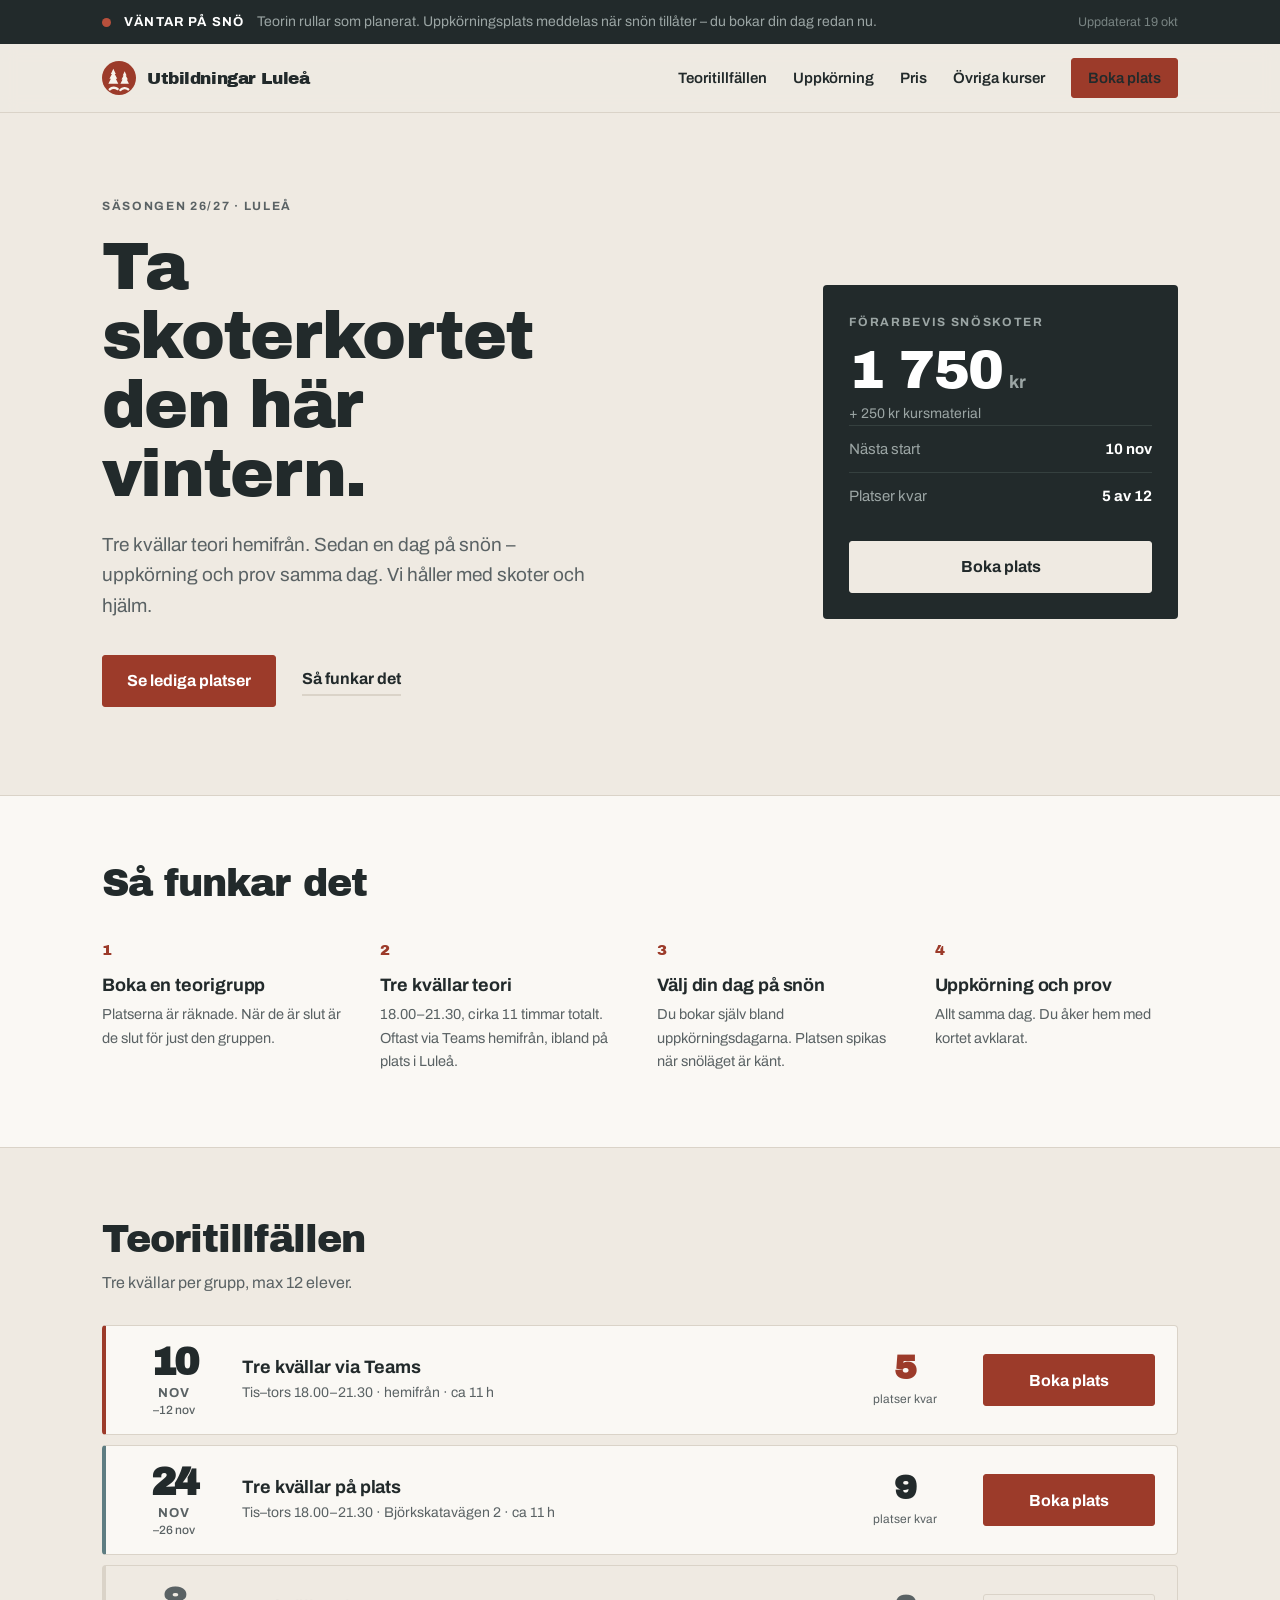
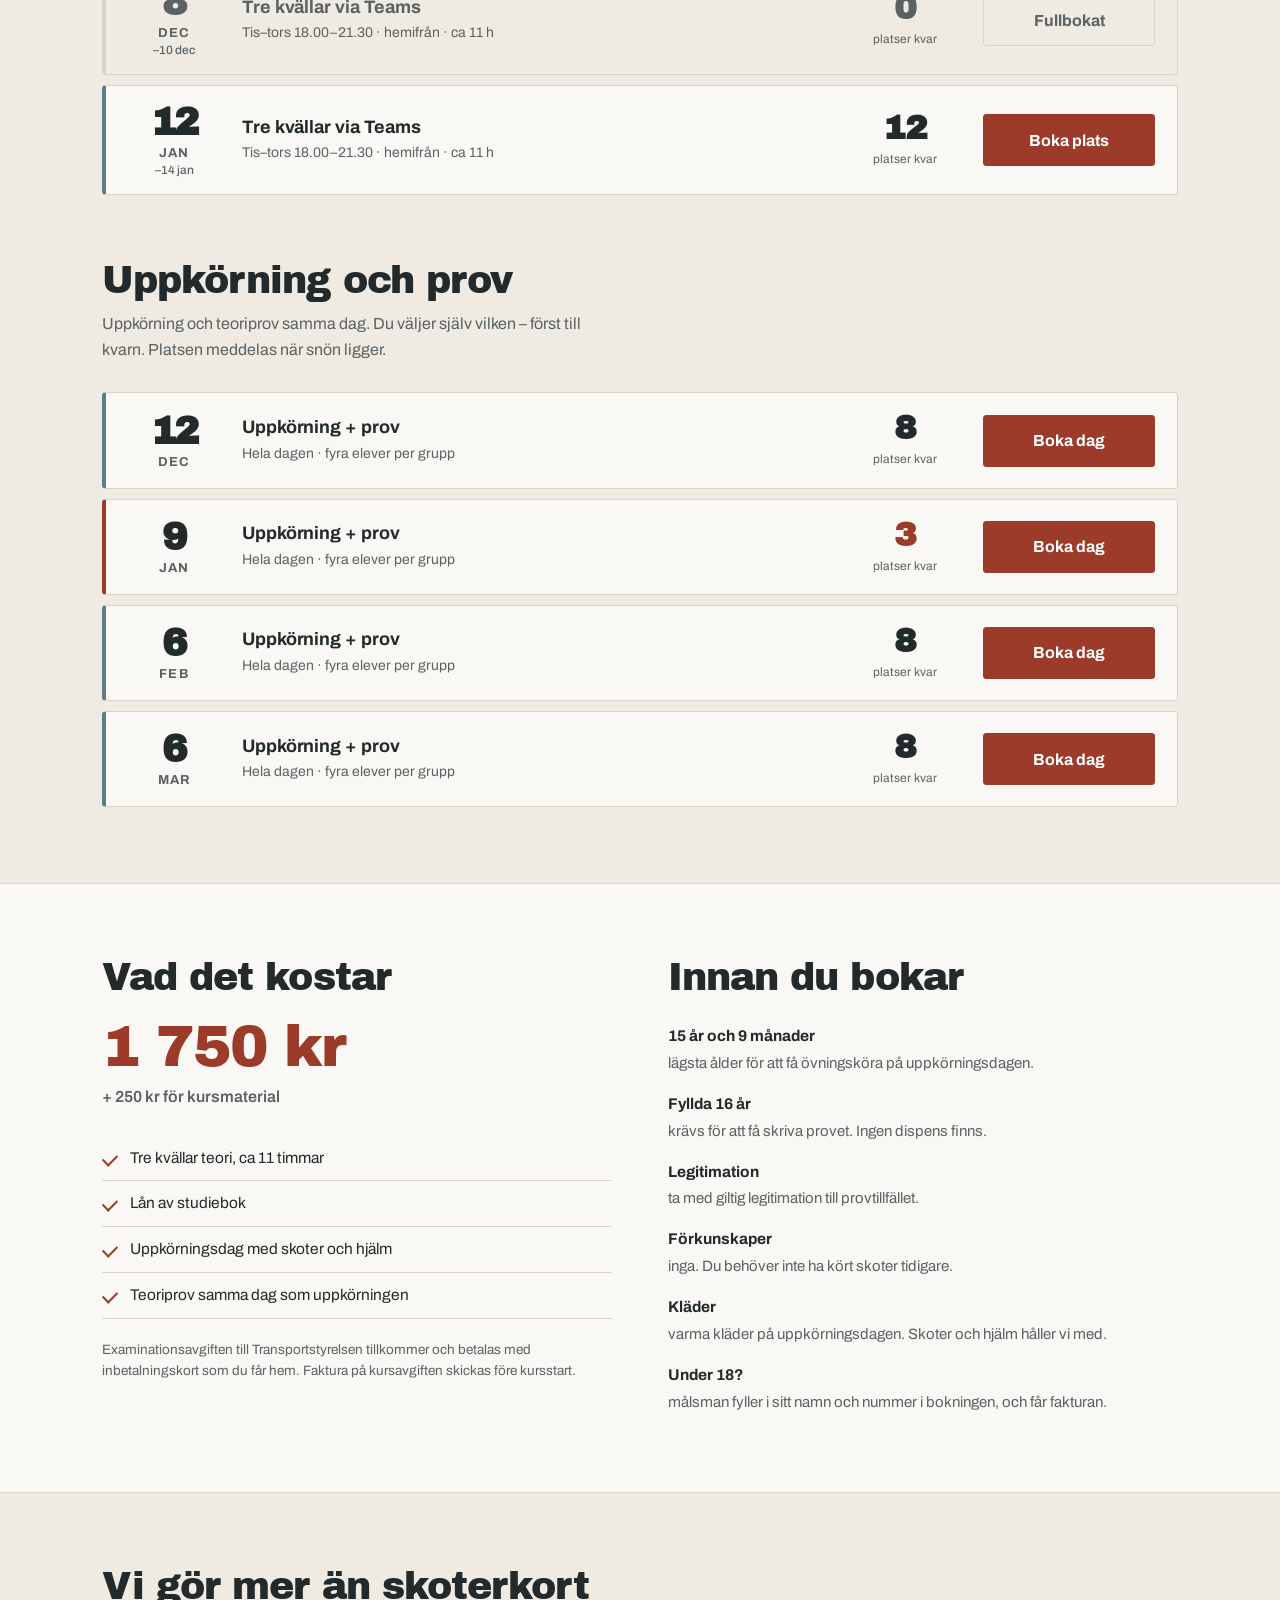
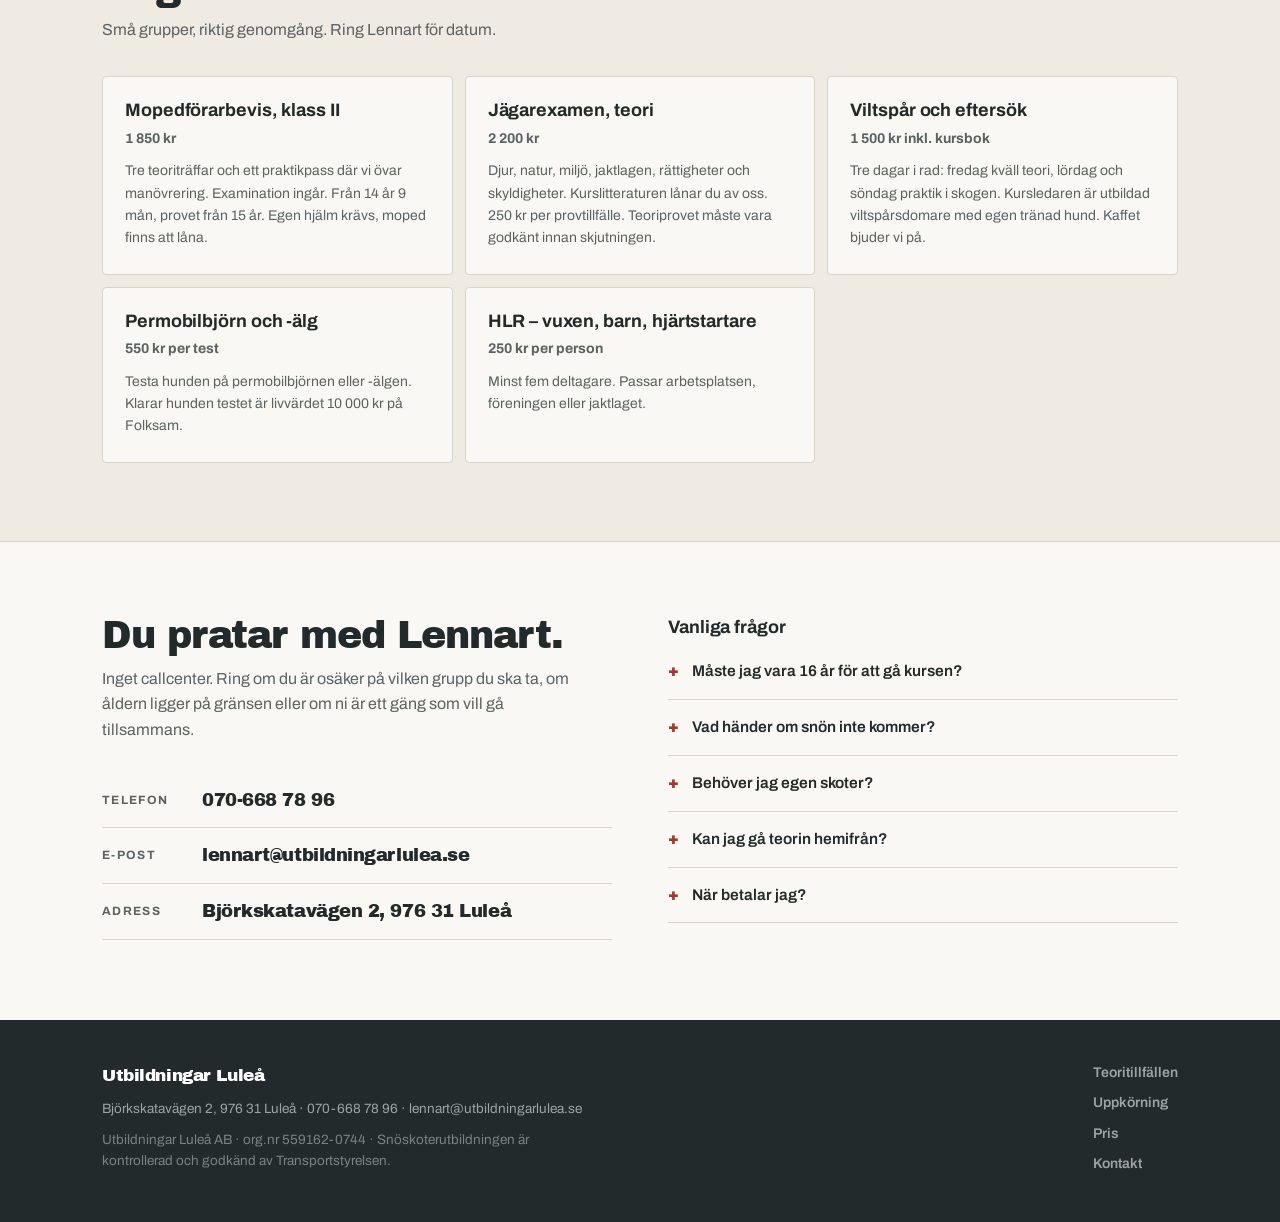
<file: index.html>
<!doctype html>
<html lang="sv">
<head>
<meta charset="utf-8">
<meta name="viewport" content="width=device-width, initial-scale=1">
<title>Skoterkort i Luleå – Utbildningar Luleå</title>
<meta name="description" content="Förarbevis snöskoter i Luleå. Teorin tre kvällar hemifrån, uppkörning och prov samma dag när snön kommit. 1 750 kr + 250 kr kursmaterial. Godkänd av Transportstyrelsen.">
<meta property="og:title" content="Skoterkort i Luleå – Utbildningar Luleå">
<meta property="og:description" content="Teorin hemifrån. Uppkörning och prov samma dag, när snön kommit. 1 750 kr.">
<meta property="og:type" content="website">
<link rel="icon" href="data:image/svg+xml,<svg xmlns='http://www.w3.org/2000/svg' viewBox='0 0 48 48'><circle cx='24' cy='24' r='24' fill='%239C3B2A'/><g fill='%23F7F3EC'><path d='M15 32 L9 32 L12.5 25 L10.5 25 L14 18.5 L12.5 18.5 L16 11 L19.5 18.5 L18 18.5 L21.5 25 L19.5 25 L23 32 L17 32 Z'/><path d='M31 32 L26 32 L29 26 L27.5 26 L30.5 20.5 L29.3 20.5 L32 14.5 L34.7 20.5 L33.5 20.5 L36.5 26 L35 26 L38 32 L33 32 Z'/></g><g fill='none' stroke='%23F7F3EC' stroke-width='3.4' stroke-linecap='round'><path d='M11 40C14 37 19 37 22 39.5'/><path d='M26 41C29 37.5 34 37.5 37 40'/></g></svg>">
<link rel="preconnect" href="https://fonts.googleapis.com">
<link rel="preconnect" href="https://fonts.gstatic.com" crossorigin>
<link href="https://fonts.googleapis.com/css2?family=Archivo:wght@400;500;600;700&family=Archivo+Black&display=swap" rel="stylesheet">
<link rel="stylesheet" href="css/style.css">
</head>
<body>
<a class="skip" href="#main">Hoppa till innehållet</a>

<!-- ===== SNÖLÄGESREMSAN – signaturelementet. Sätts med ett klick i adminpanelen. ===== -->
<div class="snolage" id="snolage">
  <div class="wrap snolage__in">
    <span class="snolage__lampa" aria-hidden="true"></span>
    <strong class="snolage__status">Väntar på snö</strong>
    <span class="snolage__text">Teorin rullar som planerat. Uppkörningsplats meddelas när snön tillåter – du bokar din dag redan nu.</span>
    <span class="snolage__datum">Uppdaterat 19 okt</span>
  </div>
</div>

<header class="header">
  <div class="wrap header__in">
    <a class="brand" href="#top">
      <svg class="brand__mark" viewBox="0 0 48 48" aria-hidden="true">
        <circle cx="24" cy="24" r="24" fill="currentColor"/>
        <g fill="#F7F3EC">
          <path d="M15 32 L9 32 L12.5 25 L10.5 25 L14 18.5 L12.5 18.5 L16 11 L19.5 18.5 L18 18.5 L21.5 25 L19.5 25 L23 32 L17 32 Z"/>
          <path d="M31 32 L26 32 L29 26 L27.5 26 L30.5 20.5 L29.3 20.5 L32 14.5 L34.7 20.5 L33.5 20.5 L36.5 26 L35 26 L38 32 L33 32 Z"/>
        </g>
        <g fill="none" stroke="#F7F3EC" stroke-width="3.4" stroke-linecap="round">
          <path d="M11 40C14 37 19 37 22 39.5"/>
          <path d="M26 41C29 37.5 34 37.5 37 40"/>
        </g>
      </svg>
      <span class="brand__name">Utbildningar Luleå</span>
    </a>
    <button class="nav-toggle" aria-expanded="false" aria-controls="nav">
      <span></span><span></span><span></span>
      <em>Meny</em>
    </button>
    <nav class="nav" id="nav" aria-label="Huvudmeny">
      <a href="#tillfallen">Teoritillfällen</a>
      <a href="#uppkorning">Uppkörning</a>
      <a href="#pris">Pris</a>
      <a href="#ovriga">Övriga kurser</a>
      <a class="btn btn--accent btn--sm" href="#tillfallen">Boka plats</a>
    </nav>
  </div>
</header>

<main id="main">

<!-- ===== HERO ===== -->
<section class="hero" id="top">
  <div class="wrap hero__in">
    <div class="hero__copy">
      <p class="eyebrow">Säsongen 26/27 · Luleå</p>
      <h1>Ta skoterkortet den här vintern.</h1>
      <p class="lead">Tre kvällar teori hemifrån. Sedan en dag på snön – uppkörning och prov samma dag.
        Vi håller med skoter och hjälm.</p>
      <div class="hero__knappar">
        <a class="btn btn--accent" href="#tillfallen">Se lediga platser</a>
        <a class="lank" href="#sa-funkar">Så funkar det</a>
      </div>
    </div>

    <aside class="prisruta" aria-label="Pris och nästa tillfälle">
      <p class="prisruta__rubrik">Förarbevis snöskoter</p>
      <p class="prisruta__tal">1 750<span>kr</span></p>
      <p class="prisruta__not">+ 250 kr kursmaterial</p>
      <p class="prisruta__rad"><span>Nästa start</span><strong>10 nov</strong></p>
      <p class="prisruta__rad"><span>Platser kvar</span><strong>5 av 12</strong></p>
      <a class="btn btn--ljus btn--block" href="#tillfallen">Boka plats</a>
    </aside>
  </div>
</section>

<!-- ===== SÅ FUNKAR DET ===== -->
<section class="steg" id="sa-funkar">
  <div class="wrap">
    <h2>Så funkar det</h2>
    <ol class="steg__lista">
      <li><h3>Boka en teorigrupp</h3>
        <p>Platserna är räknade. När de är slut är de slut för just den gruppen.</p></li>
      <li><h3>Tre kvällar teori</h3>
        <p>18.00–21.30, cirka 11 timmar totalt. Oftast via Teams hemifrån, ibland på plats i Luleå.</p></li>
      <li><h3>Välj din dag på snön</h3>
        <p>Du bokar själv bland uppkörningsdagarna. Platsen spikas när snöläget är känt.</p></li>
      <li><h3>Uppkörning och prov</h3>
        <p>Allt samma dag. Du åker hem med kortet avklarat.</p></li>
    </ol>
  </div>
</section>

<!-- ===== TEORITILLFÄLLEN ===== -->
<section class="anslag" id="tillfallen">
  <div class="wrap">
    <h2>Teoritillfällen</h2>
    <p class="ingress">Tre kvällar per grupp, max 12 elever.</p>

    <ul class="rader">
      <li class="rad rad--fa" data-platser="5" data-tak="12" data-namn="Teori 10–12 november">
        <div class="rad__datum"><strong>10</strong><span>nov</span><em>–12 nov</em></div>
        <div class="rad__info">
          <h3>Tre kvällar via Teams</h3>
          <p>Tis–tors 18.00–21.30 · hemifrån · ca 11 h</p>
        </div>
        <div class="rad__platser"><strong class="rad__tal">5</strong><span>platser kvar</span></div>
        <div class="rad__knapp"><button class="btn btn--accent btn--block boka">Boka plats</button></div>
      </li>

      <li class="rad rad--ledig" data-platser="9" data-tak="12" data-namn="Teori 24–26 november">
        <div class="rad__datum"><strong>24</strong><span>nov</span><em>–26 nov</em></div>
        <div class="rad__info">
          <h3>Tre kvällar på plats</h3>
          <p>Tis–tors 18.00–21.30 · Björkskatavägen 2 · ca 11 h</p>
        </div>
        <div class="rad__platser"><strong class="rad__tal">9</strong><span>platser kvar</span></div>
        <div class="rad__knapp"><button class="btn btn--accent btn--block boka">Boka plats</button></div>
      </li>

      <li class="rad rad--full" data-platser="0" data-tak="12" data-namn="Teori 8–10 december">
        <div class="rad__datum"><strong>8</strong><span>dec</span><em>–10 dec</em></div>
        <div class="rad__info">
          <h3>Tre kvällar via Teams</h3>
          <p>Tis–tors 18.00–21.30 · hemifrån · ca 11 h</p>
        </div>
        <div class="rad__platser"><strong class="rad__tal">0</strong><span>platser kvar</span></div>
        <div class="rad__knapp"><button class="btn btn--full btn--block" disabled>Fullbokat</button></div>
      </li>

      <li class="rad rad--ledig" data-platser="12" data-tak="12" data-namn="Teori 12–14 januari">
        <div class="rad__datum"><strong>12</strong><span>jan</span><em>–14 jan</em></div>
        <div class="rad__info">
          <h3>Tre kvällar via Teams</h3>
          <p>Tis–tors 18.00–21.30 · hemifrån · ca 11 h</p>
        </div>
        <div class="rad__platser"><strong class="rad__tal">12</strong><span>platser kvar</span></div>
        <div class="rad__knapp"><button class="btn btn--accent btn--block boka">Boka plats</button></div>
      </li>
    </ul>
  </div>
</section>

<!-- ===== UPPKÖRNING ===== -->
<section class="anslag anslag--upp" id="uppkorning">
  <div class="wrap">
    <h2>Uppkörning och prov</h2>
    <p class="ingress">Uppkörning och teoriprov samma dag. Du väljer själv vilken – först till kvarn.
      Platsen meddelas när snön ligger.</p>

    <ul class="rader">
      <li class="rad rad--ledig" data-platser="8" data-tak="8" data-namn="Uppkörning 12 december">
        <div class="rad__datum"><strong>12</strong><span>dec</span></div>
        <div class="rad__info"><h3>Uppkörning + prov</h3><p>Hela dagen · fyra elever per grupp</p></div>
        <div class="rad__platser"><strong class="rad__tal">8</strong><span>platser kvar</span></div>
        <div class="rad__knapp"><button class="btn btn--accent btn--block boka">Boka dag</button></div>
      </li>
      <li class="rad rad--fa" data-platser="3" data-tak="8" data-namn="Uppkörning 9 januari">
        <div class="rad__datum"><strong>9</strong><span>jan</span></div>
        <div class="rad__info"><h3>Uppkörning + prov</h3><p>Hela dagen · fyra elever per grupp</p></div>
        <div class="rad__platser"><strong class="rad__tal">3</strong><span>platser kvar</span></div>
        <div class="rad__knapp"><button class="btn btn--accent btn--block boka">Boka dag</button></div>
      </li>
      <li class="rad rad--ledig" data-platser="8" data-tak="8" data-namn="Uppkörning 6 februari">
        <div class="rad__datum"><strong>6</strong><span>feb</span></div>
        <div class="rad__info"><h3>Uppkörning + prov</h3><p>Hela dagen · fyra elever per grupp</p></div>
        <div class="rad__platser"><strong class="rad__tal">8</strong><span>platser kvar</span></div>
        <div class="rad__knapp"><button class="btn btn--accent btn--block boka">Boka dag</button></div>
      </li>
      <li class="rad rad--ledig" data-platser="8" data-tak="8" data-namn="Uppkörning 6 mars">
        <div class="rad__datum"><strong>6</strong><span>mar</span></div>
        <div class="rad__info"><h3>Uppkörning + prov</h3><p>Hela dagen · fyra elever per grupp</p></div>
        <div class="rad__platser"><strong class="rad__tal">8</strong><span>platser kvar</span></div>
        <div class="rad__knapp"><button class="btn btn--accent btn--block boka">Boka dag</button></div>
      </li>
    </ul>
  </div>
</section>

<!-- ===== PRIS + KRAV ===== -->
<section class="pris" id="pris">
  <div class="wrap pris__in">
    <div>
      <h2>Vad det kostar</h2>
      <p class="pris__tal">1 750 kr</p>
      <p class="pris__under">+ 250 kr för kursmaterial</p>
      <ul class="bock">
        <li>Tre kvällar teori, ca 11 timmar</li>
        <li>Lån av studiebok</li>
        <li>Uppkörningsdag med skoter och hjälm</li>
        <li>Teoriprov samma dag som uppkörningen</li>
      </ul>
      <p class="finstilt">Examinationsavgiften till Transportstyrelsen tillkommer och betalas med inbetalningskort
        som du får hem. Faktura på kursavgiften skickas före kursstart.</p>
    </div>
    <div>
      <h2>Innan du bokar</h2>
      <dl class="kravlista">
        <dt>15 år och 9 månader</dt><dd>lägsta ålder för att få övningsköra på uppkörningsdagen.</dd>
        <dt>Fyllda 16 år</dt><dd>krävs för att få skriva provet. Ingen dispens finns.</dd>
        <dt>Legitimation</dt><dd>ta med giltig legitimation till provtillfället.</dd>
        <dt>Förkunskaper</dt><dd>inga. Du behöver inte ha kört skoter tidigare.</dd>
        <dt>Kläder</dt><dd>varma kläder på uppkörningsdagen. Skoter och hjälm håller vi med.</dd>
        <dt>Under 18?</dt><dd>målsman fyller i sitt namn och nummer i bokningen, och får fakturan.</dd>
      </dl>
    </div>
  </div>
</section>

<!-- ===== ÖVRIGA UTBILDNINGAR ===== -->
<section class="ovriga" id="ovriga">
  <div class="wrap">
    <h2>Vi gör mer än skoterkort</h2>
    <p class="ingress">Små grupper, riktig genomgång. Ring Lennart för datum.</p>
    <ul class="kurser">
      <li>
        <h3>Mopedförarbevis, klass II</h3>
        <p class="kurser__pris">1 850 kr</p>
        <p>Tre teoriträffar och ett praktikpass där vi övar manövrering. Examination ingår. Från 14 år 9 mån,
          provet från 15 år. Egen hjälm krävs, moped finns att låna.</p>
      </li>
      <li>
        <h3>Jägarexamen, teori</h3>
        <p class="kurser__pris">2 200 kr</p>
        <p>Djur, natur, miljö, jaktlagen, rättigheter och skyldigheter. Kurslitteraturen lånar du av oss.
          250 kr per provtillfälle. Teoriprovet måste vara godkänt innan skjutningen.</p>
      </li>
      <li>
        <h3>Viltspår och eftersök</h3>
        <p class="kurser__pris">1 500 kr inkl. kursbok</p>
        <p>Tre dagar i rad: fredag kväll teori, lördag och söndag praktik i skogen. Kursledaren är utbildad
          viltspårsdomare med egen tränad hund. Kaffet bjuder vi på.</p>
      </li>
      <li>
        <h3>Permobilbjörn och -älg</h3>
        <p class="kurser__pris">550 kr per test</p>
        <p>Testa hunden på permobilbjörnen eller -älgen. Klarar hunden testet är livvärdet 10 000 kr på Folksam.</p>
      </li>
      <li>
        <h3>HLR – vuxen, barn, hjärtstartare</h3>
        <p class="kurser__pris">250 kr per person</p>
        <p>Minst fem deltagare. Passar arbetsplatsen, föreningen eller jaktlaget.</p>
      </li>
    </ul>
  </div>
</section>

<!-- ===== KONTAKT ===== -->
<section class="kontakt" id="kontakt">
  <div class="wrap kontakt__in">
    <div>
      <h2>Du pratar med Lennart.</h2>
      <p class="ingress">Inget callcenter. Ring om du är osäker på vilken grupp du ska ta, om åldern ligger
        på gränsen eller om ni är ett gäng som vill gå tillsammans.</p>
      <ul class="kontakt__lista">
        <li><span>Telefon</span><a href="tel:+46706687896">070-668 78 96</a></li>
        <li><span>E-post</span><a href="mailto:lennart@utbildningarlulea.se">lennart@utbildningarlulea.se</a></li>
        <li><span>Adress</span><a href="https://www.google.com/maps/search/?api=1&query=Bj%C3%B6rkskatav%C3%A4gen+2%2C+976+31+Lule%C3%A5" target="_blank" rel="noopener">Björkskatavägen 2, 976 31 Luleå</a></li>
      </ul>
    </div>
    <div class="fraga">
      <h3>Vanliga frågor</h3>
      <details><summary>Måste jag vara 16 år för att gå kursen?</summary>
        <p>Nej. Du får gå kursen och övningsköra från 15 år och 9 månader. Men du måste ha fyllt 16 år den dag du skriver provet.</p></details>
      <details><summary>Vad händer om snön inte kommer?</summary>
        <p>Teorin körs ändå. Uppkörningsdagen flyttas framåt och du får nytt datum – snöläget längst upp på sidan uppdateras så fort det ändras.</p></details>
      <details><summary>Behöver jag egen skoter?</summary>
        <p>Nej. Vi håller med skoter och hjälm på uppkörningsdagen. Ta med varma kläder.</p></details>
      <details><summary>Kan jag gå teorin hemifrån?</summary>
        <p>Oftast ja – de flesta grupperna körs via Teams på kvällstid. Vissa hålls på plats i Luleå. Det står på varje tillfälle.</p></details>
      <details><summary>När betalar jag?</summary>
        <p>Faktura skickas före kursstart. Är du under 18 går fakturan till målsman.</p></details>
    </div>
  </div>
</section>

</main>

<footer class="footer">
  <div class="wrap footer__in">
    <div>
      <p class="footer__namn">Utbildningar Luleå</p>
      <p class="footer__rad">Björkskatavägen 2, 976 31 Luleå · 070-668 78 96 · lennart@utbildningarlulea.se</p>
      <p class="footer__rad footer__rad--dim">Utbildningar Luleå AB · org.nr 559162-0744 · Snöskoterutbildningen är kontrollerad och godkänd av Transportstyrelsen.</p>
    </div>
    <nav class="footer__nav" aria-label="Sidfot">
      <a href="#tillfallen">Teoritillfällen</a>
      <a href="#uppkorning">Uppkörning</a>
      <a href="#pris">Pris</a>
      <a href="#kontakt">Kontakt</a>
    </nav>
  </div>
</footer>

<!-- ===== BOKNINGSRUTA ===== -->
<div class="modal" id="modal" hidden>
  <div class="modal__bak" data-stang></div>
  <div class="modal__box" role="dialog" aria-modal="true" aria-labelledby="modalRubrik">
    <button class="modal__x" data-stang aria-label="Stäng">×</button>
    <p class="eyebrow">Boka plats</p>
    <h3 id="modalRubrik">Teori 10–12 november</h3>
    <p class="modal__kvar" id="modalKvar">5 platser kvar av 12</p>
    <form id="bokform" novalidate>
      <label>Namn på eleven<input type="text" name="namn" required autocomplete="name"></label>
      <label>Personnummer<input type="text" name="pnr" placeholder="ÅÅMMDD-XXXX" required></label>
      <label>Telefon<input type="tel" name="tel" required autocomplete="tel"></label>
      <label>E-post<input type="email" name="epost" required autocomplete="email"></label>
      <label>Målsman och telefon <small>(om eleven är under 18)</small><input type="text" name="malsman"></label>
      <button class="btn btn--accent btn--block" type="submit">Boka platsen</button>
      <p class="modal__finstilt">Faktura skickas före kursstart. Bokningen är bindande 14 dagar före start.</p>
    </form>
    <div class="modal__klar" id="modalKlar" hidden>
      <p class="modal__klar-ikon" aria-hidden="true">✓</p>
      <h3>Platsen är din</h3>
      <p>Lennart ser bokningen direkt och skickar faktura före kursstart. Du får en bekräftelse på e-post.</p>
      <button class="btn btn--primary btn--block" data-stang>Stäng</button>
    </div>
  </div>
</div>

<script src="js/main.js"></script>
</body>
</html>
</file>
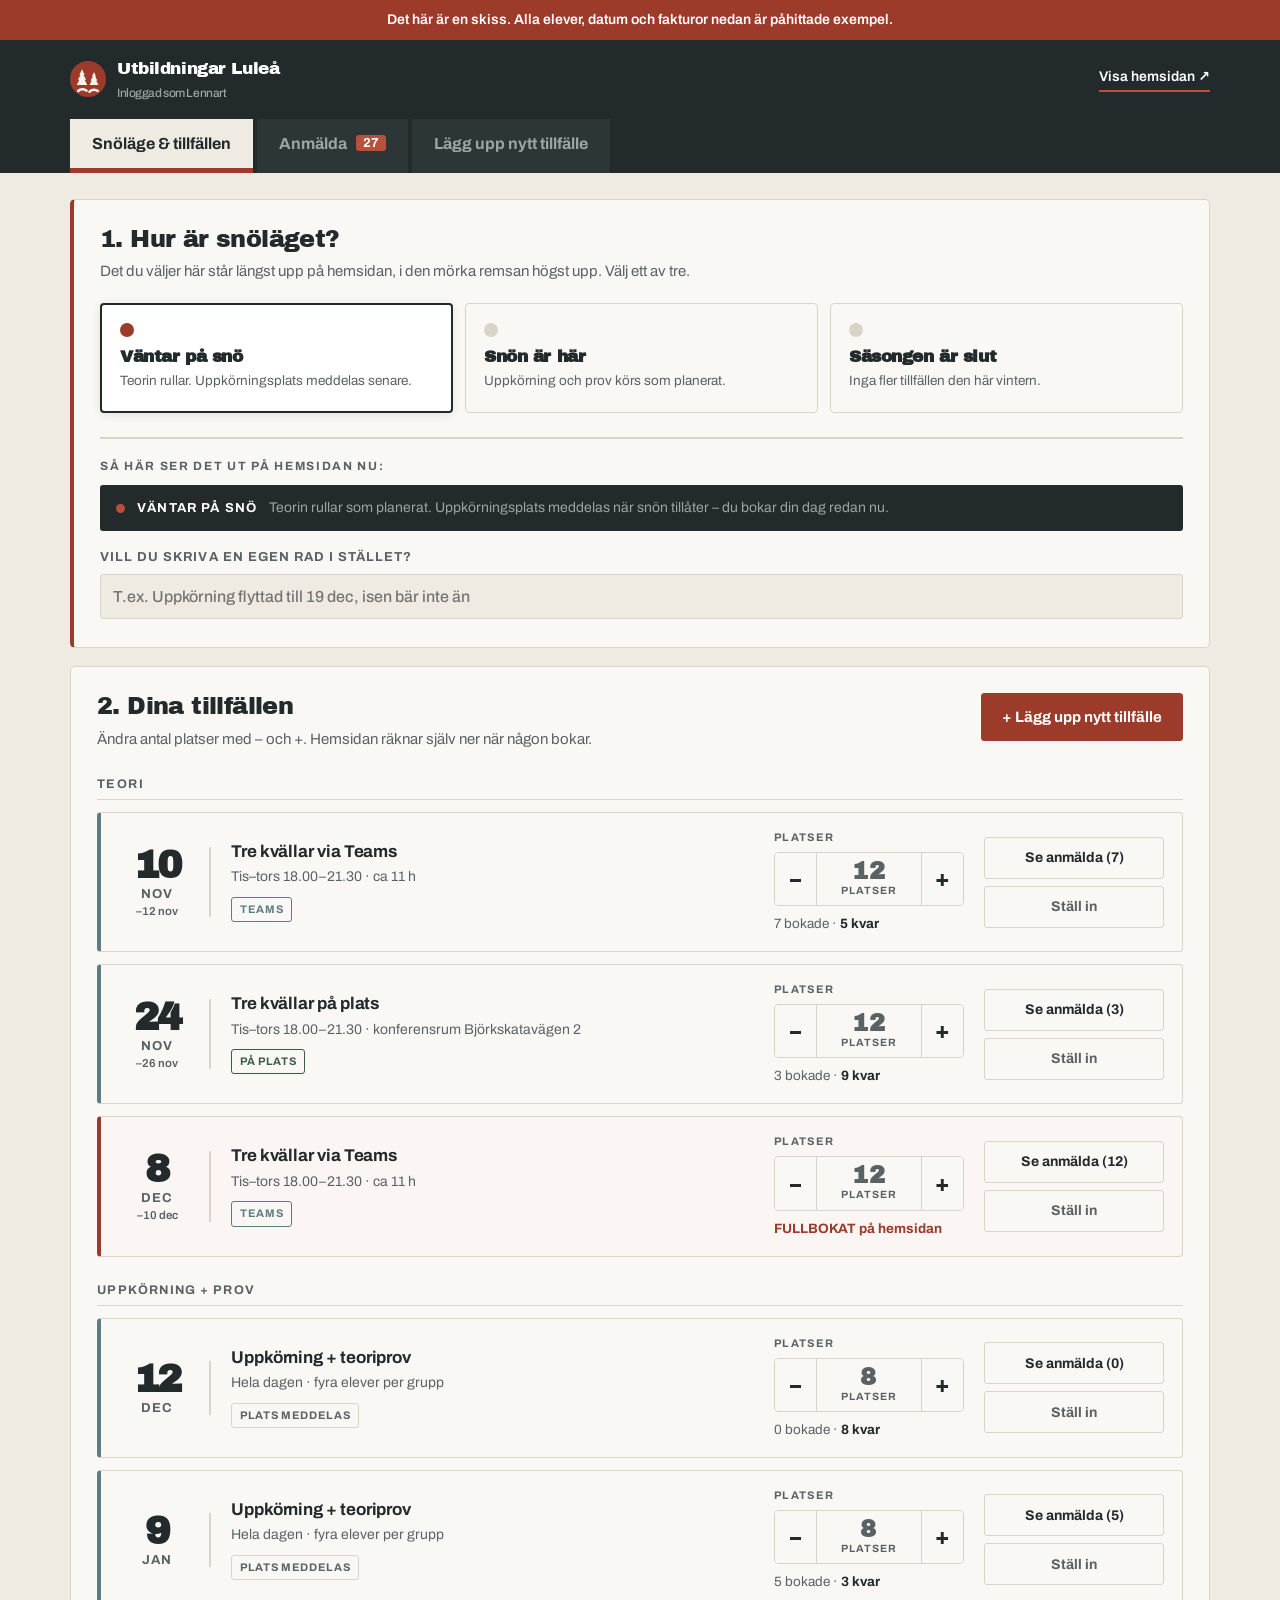
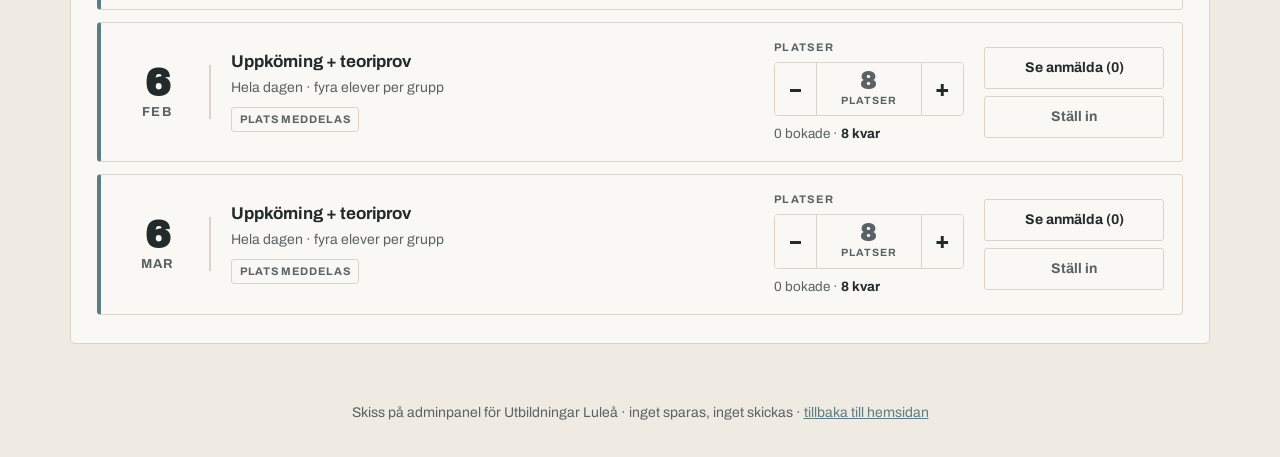
<file: admin/index.html>
<!doctype html>
<html lang="sv">
<head>
<meta charset="utf-8">
<meta name="viewport" content="width=device-width, initial-scale=1">
<title>Lennarts panel – Utbildningar Luleå</title>
<link rel="icon" href="data:image/svg+xml,<svg xmlns='http://www.w3.org/2000/svg' viewBox='0 0 48 48'><circle cx='24' cy='24' r='24' fill='%239C3B2A'/><g fill='%23F7F3EC'><path d='M15 32 L9 32 L12.5 25 L10.5 25 L14 18.5 L12.5 18.5 L16 11 L19.5 18.5 L18 18.5 L21.5 25 L19.5 25 L23 32 L17 32 Z'/><path d='M31 32 L26 32 L29 26 L27.5 26 L30.5 20.5 L29.3 20.5 L32 14.5 L34.7 20.5 L33.5 20.5 L36.5 26 L35 26 L38 32 L33 32 Z'/></g><g fill='none' stroke='%23F7F3EC' stroke-width='3.4' stroke-linecap='round'><path d='M11 40C14 37 19 37 22 39.5'/><path d='M26 41C29 37.5 34 37.5 37 40'/></g></svg>">
<link rel="preconnect" href="https://fonts.googleapis.com">
<link rel="preconnect" href="https://fonts.gstatic.com" crossorigin>
<link href="https://fonts.googleapis.com/css2?family=Archivo:wght@400;500;600;700&family=Archivo+Black&display=swap" rel="stylesheet">
<link rel="stylesheet" href="css/admin.css">
</head>
<body>

<p class="demo">Det här är en skiss. Alla elever, datum och fakturor nedan är påhittade exempel.</p>

<header class="topp">
  <div class="topp__in">
    <div class="topp__namn">
      <svg viewBox="0 0 48 48" aria-hidden="true"><circle cx="24" cy="24" r="24" fill="#9C3B2A"/>
        <g fill="#F7F3EC">
          <path d="M15 32 L9 32 L12.5 25 L10.5 25 L14 18.5 L12.5 18.5 L16 11 L19.5 18.5 L18 18.5 L21.5 25 L19.5 25 L23 32 L17 32 Z"/>
          <path d="M31 32 L26 32 L29 26 L27.5 26 L30.5 20.5 L29.3 20.5 L32 14.5 L34.7 20.5 L33.5 20.5 L36.5 26 L35 26 L38 32 L33 32 Z"/>
        </g>
        <g fill="none" stroke="#F7F3EC" stroke-width="3.4" stroke-linecap="round">
          <path d="M11 40C14 37 19 37 22 39.5"/>
          <path d="M26 41C29 37.5 34 37.5 37 40"/>
        </g></svg>
      <span>Utbildningar Luleå<small>Inloggad som Lennart</small></span>
    </div>
    <a class="topp__lank" href="../index.html" target="_blank" rel="noopener">Visa hemsidan ↗</a>
  </div>
  <nav class="flikar" aria-label="Vad vill du göra?">
    <button class="flik is-aktiv" data-skarm="start">Snöläge &amp; tillfällen</button>
    <button class="flik" data-skarm="anmalda">Anmälda <span class="rakna" id="antalAnmalda">9</span></button>
    <button class="flik" data-skarm="nytt">Lägg upp nytt tillfälle</button>
  </nav>
</header>

<main class="main">

<!-- ============ SKÄRM 1: SNÖLÄGE + TILLFÄLLEN ============ -->
<section class="skarm is-aktiv" id="skarm-start">

  <div class="kort kort--snolage">
    <h2>1. Hur är snöläget?</h2>
    <p class="kort__hjalp">Det du väljer här står längst upp på hemsidan, i den mörka remsan högst upp. Välj ett av tre.</p>
    <div class="snoval" role="group" aria-label="Snöläge">
      <button class="snoval__knapp is-vald" data-lage="vantar">
        <span class="snoval__lampa" aria-hidden="true"></span>
        <strong>Väntar på snö</strong>
        <small>Teorin rullar. Uppkörningsplats meddelas senare.</small>
      </button>
      <button class="snoval__knapp" data-lage="snon">
        <span class="snoval__lampa" aria-hidden="true"></span>
        <strong>Snön är här</strong>
        <small>Uppkörning och prov körs som planerat.</small>
      </button>
      <button class="snoval__knapp" data-lage="slut">
        <span class="snoval__lampa" aria-hidden="true"></span>
        <strong>Säsongen är slut</strong>
        <small>Inga fler tillfällen den här vintern.</small>
      </button>
    </div>
    <div class="forhands">
      <p class="forhands__etikett">Så här ser det ut på hemsidan nu:</p>
      <div class="forhands__remsa" id="forhands">
        <span class="forhands__lampa" aria-hidden="true"></span>
        <strong id="forhandsStatus">Väntar på snö</strong>
        <em id="forhandsText">Teorin rullar som planerat. Uppkörningsplats meddelas när snön tillåter – du bokar din dag redan nu.</em>
      </div>
      <label class="forhands__egen">Vill du skriva en egen rad i stället?
        <input type="text" id="egenText" placeholder="T.ex. Uppkörning flyttad till 19 dec, isen bär inte än">
      </label>
      <p class="sparat" id="sparatSno" hidden>✓ Sparat. Hemsidan är uppdaterad.</p>
    </div>
  </div>

  <div class="kort">
    <div class="kort__topp">
      <div>
        <h2>2. Dina tillfällen</h2>
        <p class="kort__hjalp">Ändra antal platser med – och +. Hemsidan räknar själv ner när någon bokar.</p>
      </div>
      <button class="btn btn--accent" data-ga="nytt">+ Lägg upp nytt tillfälle</button>
    </div>

    <h3 class="rubrad">Teori</h3>
    <ul class="tlista" id="tlistaTeori">
      <li class="tkort" data-id="t1" data-bokade="7" data-tak="12">
        <div class="tkort__datum"><strong>10</strong><span>nov</span><em>–12 nov</em></div>
        <div class="tkort__info">
          <h4>Tre kvällar via Teams</h4>
          <p>Tis–tors 18.00–21.30 · ca 11 h</p>
          <span class="marke marke--teams">Teams</span>
        </div>
        <div class="tkort__platser">
          <p class="tkort__etikett">Platser</p>
          <div class="stepper">
            <button class="stepper__btn" data-minus aria-label="Minska antal platser">–</button>
            <span class="stepper__tal"><strong>12</strong>platser</span>
            <button class="stepper__btn" data-plus aria-label="Öka antal platser">+</button>
          </div>
          <p class="tkort__status">7 bokade · <b>5 kvar</b></p>
        </div>
        <div class="tkort__gor">
          <button class="btn" data-visa="t1">Se anmälda (7)</button>
          <button class="btn btn--tyst" data-stall>Ställ in</button>
        </div>
      </li>

      <li class="tkort" data-id="t2" data-bokade="3" data-tak="12">
        <div class="tkort__datum"><strong>24</strong><span>nov</span><em>–26 nov</em></div>
        <div class="tkort__info">
          <h4>Tre kvällar på plats</h4>
          <p>Tis–tors 18.00–21.30 · konferensrum Björkskatavägen 2</p>
          <span class="marke marke--plats">På plats</span>
        </div>
        <div class="tkort__platser">
          <p class="tkort__etikett">Platser</p>
          <div class="stepper">
            <button class="stepper__btn" data-minus aria-label="Minska antal platser">–</button>
            <span class="stepper__tal"><strong>12</strong>platser</span>
            <button class="stepper__btn" data-plus aria-label="Öka antal platser">+</button>
          </div>
          <p class="tkort__status">3 bokade · <b>9 kvar</b></p>
        </div>
        <div class="tkort__gor">
          <button class="btn" data-visa="t2">Se anmälda (3)</button>
          <button class="btn btn--tyst" data-stall>Ställ in</button>
        </div>
      </li>

      <li class="tkort tkort--full" data-id="t3" data-bokade="12" data-tak="12">
        <div class="tkort__datum"><strong>8</strong><span>dec</span><em>–10 dec</em></div>
        <div class="tkort__info">
          <h4>Tre kvällar via Teams</h4>
          <p>Tis–tors 18.00–21.30 · ca 11 h</p>
          <span class="marke marke--teams">Teams</span>
        </div>
        <div class="tkort__platser">
          <p class="tkort__etikett">Platser</p>
          <div class="stepper">
            <button class="stepper__btn" data-minus aria-label="Minska antal platser">–</button>
            <span class="stepper__tal"><strong>12</strong>platser</span>
            <button class="stepper__btn" data-plus aria-label="Öka antal platser">+</button>
          </div>
          <p class="tkort__status tkort__status--full">FULLBOKAT på hemsidan</p>
        </div>
        <div class="tkort__gor">
          <button class="btn" data-visa="t3">Se anmälda (12)</button>
          <button class="btn btn--tyst" data-stall>Ställ in</button>
        </div>
      </li>
    </ul>

    <h3 class="rubrad">Uppkörning + prov</h3>
    <ul class="tlista">
      <li class="tkort" data-id="u1" data-bokade="0" data-tak="8">
        <div class="tkort__datum"><strong>12</strong><span>dec</span></div>
        <div class="tkort__info">
          <h4>Uppkörning + teoriprov</h4>
          <p>Hela dagen · fyra elever per grupp</p>
          <span class="marke marke--sno">Plats meddelas</span>
        </div>
        <div class="tkort__platser">
          <p class="tkort__etikett">Platser</p>
          <div class="stepper">
            <button class="stepper__btn" data-minus aria-label="Minska antal platser">–</button>
            <span class="stepper__tal"><strong>8</strong>platser</span>
            <button class="stepper__btn" data-plus aria-label="Öka antal platser">+</button>
          </div>
          <p class="tkort__status">0 bokade · <b>8 kvar</b></p>
        </div>
        <div class="tkort__gor">
          <button class="btn" data-visa="u1">Se anmälda (0)</button>
          <button class="btn btn--tyst" data-stall>Ställ in</button>
        </div>
      </li>
      <li class="tkort" data-id="u2" data-bokade="5" data-tak="8">
        <div class="tkort__datum"><strong>9</strong><span>jan</span></div>
        <div class="tkort__info">
          <h4>Uppkörning + teoriprov</h4>
          <p>Hela dagen · fyra elever per grupp</p>
          <span class="marke marke--sno">Plats meddelas</span>
        </div>
        <div class="tkort__platser">
          <p class="tkort__etikett">Platser</p>
          <div class="stepper">
            <button class="stepper__btn" data-minus aria-label="Minska antal platser">–</button>
            <span class="stepper__tal"><strong>8</strong>platser</span>
            <button class="stepper__btn" data-plus aria-label="Öka antal platser">+</button>
          </div>
          <p class="tkort__status">5 bokade · <b>3 kvar</b></p>
        </div>
        <div class="tkort__gor">
          <button class="btn" data-visa="u2">Se anmälda (5)</button>
          <button class="btn btn--tyst" data-stall>Ställ in</button>
        </div>
      </li>
      <li class="tkort" data-id="u3" data-bokade="0" data-tak="8">
        <div class="tkort__datum"><strong>6</strong><span>feb</span></div>
        <div class="tkort__info">
          <h4>Uppkörning + teoriprov</h4>
          <p>Hela dagen · fyra elever per grupp</p>
          <span class="marke marke--sno">Plats meddelas</span>
        </div>
        <div class="tkort__platser">
          <p class="tkort__etikett">Platser</p>
          <div class="stepper">
            <button class="stepper__btn" data-minus aria-label="Minska antal platser">–</button>
            <span class="stepper__tal"><strong>8</strong>platser</span>
            <button class="stepper__btn" data-plus aria-label="Öka antal platser">+</button>
          </div>
          <p class="tkort__status">0 bokade · <b>8 kvar</b></p>
        </div>
        <div class="tkort__gor">
          <button class="btn" data-visa="u3">Se anmälda (0)</button>
          <button class="btn btn--tyst" data-stall>Ställ in</button>
        </div>
      </li>
      <li class="tkort" data-id="u4" data-bokade="0" data-tak="8">
        <div class="tkort__datum"><strong>6</strong><span>mar</span></div>
        <div class="tkort__info">
          <h4>Uppkörning + teoriprov</h4>
          <p>Hela dagen · fyra elever per grupp</p>
          <span class="marke marke--sno">Plats meddelas</span>
        </div>
        <div class="tkort__platser">
          <p class="tkort__etikett">Platser</p>
          <div class="stepper">
            <button class="stepper__btn" data-minus aria-label="Minska antal platser">–</button>
            <span class="stepper__tal"><strong>8</strong>platser</span>
            <button class="stepper__btn" data-plus aria-label="Öka antal platser">+</button>
          </div>
          <p class="tkort__status">0 bokade · <b>8 kvar</b></p>
        </div>
        <div class="tkort__gor">
          <button class="btn" data-visa="u4">Se anmälda (0)</button>
          <button class="btn btn--tyst" data-stall>Ställ in</button>
        </div>
      </li>
    </ul>
  </div>
</section>

<!-- ============ SKÄRM 2: ANMÄLDA + FAKTUROR ============ -->
<section class="skarm" id="skarm-anmalda">
  <div class="kort">
    <div class="kort__topp">
      <div>
        <h2>Anmälda</h2>
        <p class="kort__hjalp">Välj ett tillfälle. Här skickar du faktura och bockar av när den är betald.</p>
      </div>
      <button class="btn" onclick="window.print()">Skriv ut listan</button>
    </div>

    <label class="valj">Tillfälle
      <select id="valjTillfalle">
        <option value="t1">Teori 10–12 november · Teams · 7 anmälda</option>
        <option value="t2">Teori 24–26 november · på plats · 3 anmälda</option>
        <option value="t3">Teori 8–10 december · Teams · 12 anmälda</option>
        <option value="u1">Uppkörning 12 december · 0 anmälda</option>
        <option value="u2">Uppkörning 9 januari · 5 anmälda</option>
        <option value="u3">Uppkörning 6 februari · 0 anmälda</option>
        <option value="u4">Uppkörning 6 mars · 0 anmälda</option>
      </select>
    </label>

    <div class="summa">
      <div class="summa__ruta"><strong id="sumAnmalda">7</strong><span>anmälda</span></div>
      <div class="summa__ruta"><strong id="sumFaktura">2</strong><span>faktura ej skickad</span></div>
      <div class="summa__ruta summa__ruta--varsel"><strong id="sumObetald">3</strong><span>obetalda</span></div>
    </div>

    <div class="tabellsvep">
      <table class="tabell">
        <thead>
          <tr><th>Elev</th><th>Personnummer</th><th>Telefon</th><th>Målsman</th><th>Faktura</th><th>Betald</th><th></th></tr>
        </thead>
        <tbody id="elever"></tbody>
      </table>
    </div>
    <p class="kort__hjalp kort__hjalp--not">Påhittade exempelelever – de försvinner när panelen kopplas till riktiga bokningar.</p>
  </div>
</section>

<!-- ============ SKÄRM 3: NYTT TILLFÄLLE ============ -->
<section class="skarm" id="skarm-nytt">
  <div class="kort kort--smal">
    <h2>Lägg upp nytt tillfälle</h2>
    <p class="kort__hjalp">Fyll i och tryck Spara. Tillfället syns på hemsidan direkt.</p>

    <form class="form" id="nyttForm">
      <fieldset>
        <legend>Vad är det för tillfälle?</legend>
        <div class="radrad">
          <label class="valkort"><input type="radio" name="typ" value="teori" checked><span><strong>Teori</strong>Tre kvällar</span></label>
          <label class="valkort"><input type="radio" name="typ" value="uppkorning"><span><strong>Uppkörning + prov</strong>En dag på snön</span></label>
        </div>
      </fieldset>

      <fieldset id="formHur">
        <legend>Var hålls teorin?</legend>
        <div class="radrad">
          <label class="valkort"><input type="radio" name="hur" value="teams" checked><span><strong>Teams</strong>Eleverna sitter hemma</span></label>
          <label class="valkort"><input type="radio" name="hur" value="plats"><span><strong>På plats</strong>Konferensrum i Luleå</span></label>
        </div>
      </fieldset>

      <label class="falt">Första dagen
        <input type="date" name="start" required>
      </label>
      <label class="falt" id="faltSlut">Sista dagen
        <input type="date" name="slut">
      </label>
      <label class="falt">Tid
        <input type="text" name="tid" value="18.00–21.30">
      </label>
      <label class="falt">Plats <small>lämna tomt om snöläget avgör</small>
        <input type="text" name="plats" placeholder="Meddelas när snön tillåter">
      </label>

      <label class="falt falt--platser">Hur många platser?
        <div class="stepper stepper--stor">
          <button type="button" class="stepper__btn" data-minus aria-label="Minska">–</button>
          <span class="stepper__tal"><strong id="nyaPlatser">12</strong>platser</span>
          <button type="button" class="stepper__btn" data-plus aria-label="Öka">+</button>
        </div>
        <small>Normalt 12 på teori, 8 på uppkörning.</small>
      </label>

      <div class="form__gor">
        <button class="btn btn--accent btn--stor" type="submit">Spara tillfället</button>
        <button class="btn btn--tyst" type="reset">Rensa</button>
      </div>
      <p class="sparat" id="sparatNytt" hidden>✓ Sparat. Tillfället ligger nu på hemsidan.</p>
    </form>
  </div>
</section>

</main>

<footer class="fot">
  <p>Skiss på adminpanel för Utbildningar Luleå · inget sparas, inget skickas · <a href="../index.html">tillbaka till hemsidan</a></p>
</footer>


<!-- ============ FAKTURAFÖRHANDSVISNING – granskning, ingen redigering ============ -->
<div class="fmodal" id="fakturaModal" hidden>
  <div class="fmodal__bak" data-fstang></div>
  <div class="fmodal__box" role="dialog" aria-modal="true" aria-labelledby="fmodalRubrik">
    <div class="fmodal__topp">
      <div>
        <h2 id="fmodalRubrik">Så här ser fakturan ut</h2>
        <p class="fmodal__hjalp">Förhandsvisning. Du kan inte ändra något här – siffrorna kommer från kursen och bokningen.</p>
      </div>
      <button class="fmodal__x" data-fstang aria-label="Stäng">×</button>
    </div>

    <div class="faktura" id="fakturaArk">
      <div class="faktura__huvud">
        <div class="faktura__avs">
          <p class="faktura__logo">Utbildningar Luleå</p>
          <p>Björkskatavägen 2<br>976 31 Luleå</p>
          <p>070-668 78 96<br>lennart@utbildningarlulea.se</p>
          <p class="faktura__orgnr">Utbildningar Luleå AB · org.nr 559162-0744<br>Godkänd för F-skatt</p>
        </div>
        <div class="faktura__meta">
          <p class="faktura__ord">Faktura</p>
          <dl>
            <dt>Fakturanummer</dt><dd id="fNr">–</dd>
            <dt>Fakturadatum</dt><dd id="fDatum">–</dd>
            <dt>Förfallodatum</dt><dd id="fForfall">–</dd>
            <dt>Betalningsvillkor</dt><dd>14 dagar</dd>
          </dl>
        </div>
      </div>

      <div class="faktura__parter">
        <div>
          <p class="faktura__etikett">Faktureras</p>
          <p class="faktura__namn" id="fMottagare">–</p>
          <p id="fMottagarNot" class="faktura__not">–</p>
        </div>
        <div>
          <p class="faktura__etikett">Avser</p>
          <p class="faktura__namn">Förarbevis snöskoter, säsongen 26/27</p>
          <p class="faktura__not" id="fTillfalle">–</p>
        </div>
      </div>

      <table class="faktura__rader">
        <thead><tr><th>Beskrivning</th><th>Antal</th><th>À-pris</th><th>Belopp</th></tr></thead>
        <tbody>
          <tr><td>Kursavgift förarbevis snöskoter</td><td>1</td><td>1 750,00</td><td>1 750,00</td></tr>
          <tr><td>Kursmaterial, lån av studiebok</td><td>1</td><td>250,00</td><td>250,00</td></tr>
        </tbody>
      </table>

      <div class="faktura__summa">
        <p><span>Summa</span><b>2 000,00 kr</b></p>
        <p class="faktura__moms"><span>varav moms 25 %</span><b>400,00 kr</b></p>
        <p class="faktura__total"><span>Att betala</span><b>2 000,00 kr</b></p>
      </div>

      <div class="faktura__fot">
        <p><b>Betalas till bankgiro 000-0000</b> senast <span id="fForfall2">–</span>. Ange fakturanumret som referens.</p>
        <p>Examinationsavgiften till Transportstyrelsen ingår inte i beloppet. Den betalas med det
          inbetalningskort du får hem från Transportstyrelsen efter godkänt prov.</p>
        <p class="faktura__dro">Vid utebliven betalning tillkommer påminnelseavgift och dröjsmålsränta enligt räntelagen.</p>
      </div>
    </div>

    <p class="fmodal__varning">Bankgironummer, momssats och fakturanummerserie är exempel i den här skissen.</p>

    <div class="fmodal__gor">
      <button class="btn btn--accent btn--stor" id="fSkicka">Skicka fakturan</button>
      <button class="btn" id="fSkrivUt">Skriv ut</button>
      <button class="btn btn--tyst" data-fstang>Stäng</button>
    </div>
  </div>
</div>

<script src="js/admin.js"></script>
</body>
</html>
</file>
<file: css/style.css>
/* ===== Utbildningar Luleå – tokens =====
   Björk, skiffer och lingon. Jordnära material, dämpad accent, mycket luft.
   Ingen gradient, inga dekormönster – typografin och siffrorna får bära. */
:root{
  --skiffer:#222A2B;      /* mörk, lite blågrå – varmare än svart */
  --skiffer-djup:#161C1D;
  --bjork:#EFEAE2;        /* varm benvit, inte kall snövit */
  --vit:#FAF8F4;
  --text:#222A2B;
  --dim:#5A6264;
  --linje:#DAD3C8;
  --lingon:#9C3B2A;       /* dämpad, jordnära accent – ersätter varselorange */
  --lingon-ljus:#B8503C;
  --kall:#5E7D82;         /* dämpad isblågrön, sekundär */
  --wrap:1120px;
  --font:'Archivo',system-ui,-apple-system,"Segoe UI",sans-serif;
  --tung:'Archivo Black','Archivo',system-ui,sans-serif;
}

*{box-sizing:border-box}
[hidden]{display:none!important}
html{scroll-behavior:smooth}
body{margin:0;font-family:var(--font);color:var(--text);background:var(--bjork);line-height:1.6;-webkit-font-smoothing:antialiased}
img,svg{max-width:100%}
a{color:var(--lingon)}
h1,h2{margin:0;font-family:var(--tung);font-weight:400;line-height:1.05;letter-spacing:-.025em;overflow-wrap:break-word}
h3{margin:0;font-weight:700;font-size:18px;line-height:1.25;letter-spacing:-.005em}
h1{font-size:clamp(34px,6.2vw,66px);max-width:12ch}
h2{font-size:clamp(26px,3.4vw,38px)}
p{margin:0}
.wrap{max-width:var(--wrap);margin:0 auto;padding:0 22px}
.skip{position:absolute;left:-999px;top:0;background:var(--lingon);color:#fff;padding:10px 14px;z-index:200}
.skip:focus{left:12px;top:12px}
:focus-visible{outline:2px solid var(--lingon);outline-offset:3px}

.eyebrow{font-size:12px;font-weight:700;letter-spacing:.14em;text-transform:uppercase;color:var(--dim);margin-bottom:16px}
.lead{font-size:clamp(17px,1.6vw,19px);color:var(--dim);max-width:46ch;margin-top:20px}
.ingress{color:var(--dim);margin-top:10px;max-width:54ch}

/* ===== Knappar ===== */
.btn{display:inline-flex;align-items:center;justify-content:center;min-height:52px;padding:0 24px;
  font-family:var(--font);font-weight:700;font-size:16px;text-decoration:none;
  border:1px solid transparent;border-radius:3px;cursor:pointer;transition:background .15s,color .15s,border-color .15s}
.btn--sm{min-height:40px;padding:0 16px;font-size:14px}
.btn--primary{background:var(--skiffer);color:#fff;border-color:var(--skiffer)}
.btn--primary:hover{background:var(--skiffer-djup)}
.btn--accent{background:var(--lingon);color:#fff;border-color:var(--lingon)}
.btn--accent:hover{background:var(--lingon-ljus);border-color:var(--lingon-ljus)}
.btn--ljus{background:var(--bjork);color:var(--skiffer);border-color:var(--bjork)}
.btn--ljus:hover{background:#fff;border-color:#fff}
.btn--full{background:transparent;color:var(--dim);border-color:var(--linje);cursor:not-allowed}
.btn--block{width:100%}
.lank{font-weight:700;font-size:16px;color:var(--text);text-decoration:none;border-bottom:2px solid var(--linje);padding-bottom:3px}
.lank:hover{border-bottom-color:var(--lingon);color:var(--lingon)}

/* ===== SNÖLÄGESREMSAN (signatur – enda mörka inslaget högst upp) ===== */
.snolage{background:var(--skiffer);color:#CFD6D4;font-size:14px}
.snolage__in{display:flex;align-items:center;flex-wrap:wrap;gap:4px 13px;padding-top:11px;padding-bottom:11px}
.snolage__lampa{width:9px;height:9px;flex:0 0 auto;border-radius:50%;background:var(--lingon-ljus)}
.snolage__status{font-size:13px;font-weight:700;letter-spacing:.09em;text-transform:uppercase;color:#fff}
.snolage__text{color:#9BA5A4;flex:1 1 300px;min-width:0}
.snolage__datum{color:#788382;font-size:12.5px}
.snolage--snon .snolage__lampa{background:#6FA98A}
.snolage--slut .snolage__lampa{background:#788382}

/* ===== Header ===== */
.header{position:sticky;top:0;z-index:60;background:rgba(239,234,226,.94);backdrop-filter:blur(8px);border-bottom:1px solid var(--linje)}
.header__in{display:flex;align-items:center;justify-content:space-between;gap:16px;padding-top:14px;padding-bottom:14px}
.brand{display:flex;align-items:center;gap:11px;text-decoration:none;color:var(--lingon)}
.brand__mark{width:34px;height:34px;flex:0 0 auto}
.brand__name{font-family:var(--tung);font-size:17px;letter-spacing:-.025em;color:var(--skiffer)}
.nav{display:flex;align-items:center;gap:26px}
.nav a{text-decoration:none;font-weight:600;font-size:15px;color:var(--text)}
.nav a:not(.btn):hover{color:var(--lingon)}
.nav-toggle{display:none;flex-direction:column;align-items:center;gap:4px;background:none;border:1px solid var(--linje);border-radius:3px;padding:8px 10px;cursor:pointer}
.nav-toggle span{display:block;width:20px;height:2px;background:var(--skiffer)}
.nav-toggle em{font-size:10px;font-weight:700;font-style:normal;letter-spacing:.09em;text-transform:uppercase;margin-top:2px}

/* ===== Hero – ljus, ett enda mörkt ankare ===== */
.hero__in{display:grid;grid-template-columns:minmax(0,1.5fr) minmax(280px,.8fr);gap:56px;align-items:center;
  padding-top:84px;padding-bottom:88px}
.hero__knappar{display:flex;flex-wrap:wrap;align-items:center;gap:14px 26px;margin-top:34px}

.prisruta{background:var(--skiffer);color:#fff;border-radius:4px;padding:28px 26px 26px}
.prisruta__rubrik{font-size:12px;font-weight:700;letter-spacing:.14em;text-transform:uppercase;color:#9BA5A4}
.prisruta__tal{font-family:var(--tung);font-size:54px;line-height:1;letter-spacing:-.035em;margin-top:10px}
.prisruta__tal span{font-family:var(--font);font-size:18px;font-weight:700;margin-left:7px;letter-spacing:0;color:#9BA5A4}
.prisruta__not{font-size:14px;color:#9BA5A4;margin-top:6px}
.prisruta__rad{display:flex;justify-content:space-between;gap:12px;font-size:15px;padding:11px 0;border-top:1px solid #35403F}
.prisruta__rad:first-of-type{margin-top:22px}
.prisruta__rad span{color:#9BA5A4}
.prisruta__rad strong{font-weight:700}
.prisruta .btn{margin-top:22px}

/* ===== Så funkar det ===== */
.steg{background:var(--vit);border-top:1px solid var(--linje);border-bottom:1px solid var(--linje);padding:68px 0 74px}
.steg__lista{list-style:none;counter-reset:s;margin:34px 0 0;padding:0;display:grid;grid-template-columns:repeat(4,1fr);gap:34px}
.steg__lista li{counter-increment:s}
.steg__lista li::before{content:counter(s);display:block;font-family:var(--tung);font-size:15px;color:var(--lingon);margin-bottom:12px}
.steg__lista h3{margin-bottom:7px}
.steg__lista p{font-size:14.5px;color:var(--dim)}

/* ===== Tillfällen ===== */
.anslag{padding:72px 0 10px}
.anslag--upp{padding:56px 0 76px}
.rader{list-style:none;margin:30px 0 0;padding:0;display:grid;gap:10px}
.rad{display:grid;grid-template-columns:92px minmax(0,1fr) 112px 172px;gap:22px;align-items:center;
  background:var(--vit);border:1px solid var(--linje);border-left:4px solid var(--kall);border-radius:4px;padding:18px 22px}
.rad--fa{border-left-color:var(--lingon)}
.rad--full{background:transparent;border-left-color:var(--linje);color:var(--dim)}
.rad__datum{font-family:var(--tung);line-height:1;text-align:center}
.rad__datum strong{display:block;font-size:38px;letter-spacing:-.04em}
.rad__datum span{display:block;font-family:var(--font);font-size:13px;font-weight:700;letter-spacing:.09em;text-transform:uppercase;color:var(--dim);margin-top:5px}
.rad__datum em{display:block;font-family:var(--font);font-size:12px;font-style:normal;font-weight:500;color:var(--dim);margin-top:4px}
.rad__info h3{margin-bottom:4px}
.rad__info p{font-size:14px;color:var(--dim)}
.rad--full .rad__info h3{color:var(--dim)}
.rad__platser{text-align:center}
.rad__tal{display:block;font-family:var(--tung);font-size:34px;line-height:1;letter-spacing:-.04em}
.rad--fa .rad__tal{color:var(--lingon)}
.rad--full .rad__tal{color:var(--dim)}
.rad__platser span{display:block;font-size:12px;color:var(--dim);margin-top:5px}

/* ===== Pris + krav ===== */
.pris{background:var(--vit);border-top:1px solid var(--linje);border-bottom:1px solid var(--linje);padding:74px 0 78px}
.pris__in{display:grid;grid-template-columns:repeat(2,minmax(0,1fr));gap:56px}
.pris__tal{font-family:var(--tung);font-size:clamp(42px,5.4vw,58px);line-height:1;letter-spacing:-.035em;color:var(--lingon);margin-top:20px}
.pris__under{font-size:16px;font-weight:600;color:var(--dim);margin-top:8px}
.bock{list-style:none;margin:26px 0 0;padding:0}
.bock li{position:relative;padding:10px 0 10px 28px;border-bottom:1px solid var(--linje);font-size:15.5px}
.bock li::before{content:"";position:absolute;left:1px;top:18px;width:12px;height:7px;
  border-left:2px solid var(--lingon);border-bottom:2px solid var(--lingon);transform:rotate(-45deg)}
.finstilt{font-size:13.5px;color:var(--dim);margin-top:20px}
.kravlista{margin:26px 0 0}
.kravlista dt{font-weight:700;font-size:15.5px;margin-top:17px}
.kravlista dd{margin:2px 0 0;font-size:15px;color:var(--dim)}

/* ===== Övriga kurser ===== */
.ovriga{padding:74px 0 78px}
.kurser{list-style:none;margin:34px 0 0;padding:0;display:grid;grid-template-columns:repeat(3,1fr);gap:12px}
.kurser li{background:var(--vit);border:1px solid var(--linje);border-radius:4px;padding:22px 22px 24px}
.kurser h3{margin-bottom:6px}
.kurser__pris{font-weight:700;font-size:15px;color:var(--lingon);margin-bottom:10px!important}
.kurser p{font-size:14px;color:var(--dim)}

/* ===== Kontakt ===== */
.kontakt{background:var(--vit);border-top:1px solid var(--linje);padding:74px 0 80px}
.kontakt__in{display:grid;grid-template-columns:minmax(0,1fr) minmax(0,1fr);gap:56px}
.kontakt__lista{list-style:none;margin:30px 0 0;padding:0}
.kontakt__lista li{display:flex;flex-wrap:wrap;gap:2px 16px;padding:13px 0;border-bottom:1px solid var(--linje)}
.kontakt__lista span{flex:0 0 84px;font-size:12px;font-weight:700;letter-spacing:.11em;text-transform:uppercase;color:var(--dim);padding-top:5px}
.kontakt__lista a{font-family:var(--tung);font-size:18px;color:var(--skiffer);text-decoration:none;letter-spacing:-.025em}
.kontakt__lista a:hover{color:var(--lingon)}
.fraga details{border-bottom:1px solid var(--linje)}
.fraga h3{margin-bottom:6px}
.fraga summary{cursor:pointer;padding:15px 0;font-weight:600;font-size:15.5px;list-style:none;display:flex;gap:12px}
.fraga summary::-webkit-details-marker{display:none}
.fraga summary::before{content:"+";font-family:var(--tung);color:var(--lingon);flex:0 0 12px}
.fraga details[open] summary::before{content:"–"}
.fraga details p{font-size:14.5px;color:var(--dim);padding:0 0 16px 24px}

/* ===== Footer ===== */
.footer{background:var(--skiffer);color:#9BA5A4;padding:42px 0 46px}
.footer__in{display:flex;flex-wrap:wrap;justify-content:space-between;gap:24px 40px}
.footer__namn{font-family:var(--tung);font-size:17px;color:#fff;letter-spacing:-.025em}
.footer__rad{font-size:13.5px;margin-top:9px}
.footer__rad--dim{color:#788382;max-width:56ch}
.footer__nav{display:flex;flex-direction:column;gap:8px}
.footer__nav a{color:#9BA5A4;font-size:14px;font-weight:600;text-decoration:none}
.footer__nav a:hover{color:#fff}

/* ===== Bokningsruta ===== */
.modal{position:fixed;inset:0;z-index:120;display:flex;align-items:flex-start;justify-content:center;padding:24px 16px;overflow-y:auto}
.modal__bak{position:fixed;inset:0;background:rgba(22,28,29,.6)}
.modal__box{position:relative;background:var(--vit);border-radius:5px;max-width:460px;width:100%;
  padding:28px 26px 26px;margin:auto;box-shadow:0 18px 50px rgba(22,28,29,.28)}
.modal__x{position:absolute;top:8px;right:10px;background:none;border:0;font-size:28px;line-height:1;cursor:pointer;color:var(--dim)}
.modal__kvar{font-size:14px;font-weight:700;color:var(--lingon);margin-top:7px}
#bokform{margin-top:22px}
#bokform label{display:block;font-size:13px;font-weight:700;color:var(--text);margin-bottom:15px}
#bokform small{font-weight:500;color:var(--dim)}
#bokform input{display:block;width:100%;margin-top:7px;padding:13px 12px;font-family:inherit;font-size:16px;font-weight:500;
  color:var(--text);background:#fff;border:1px solid var(--linje);border-radius:3px}
#bokform input:focus{border-color:var(--skiffer);outline:none}
.modal__finstilt{font-size:12.5px;color:var(--dim);margin-top:15px}
.modal__klar{text-align:center;padding:14px 0 4px}
.modal__klar-ikon{font-family:var(--tung);font-size:36px;color:var(--lingon);line-height:1}
.modal__klar h3{margin:14px 0 10px;font-size:21px}
.modal__klar p{font-size:15px;color:var(--dim);margin-bottom:22px}

/* ===== Responsivt ===== */
@media (max-width:1000px){
  .hero__in{grid-template-columns:1fr;gap:38px;padding-top:54px;padding-bottom:60px}
  .prisruta{max-width:min(400px,100%)}
  .steg__lista{grid-template-columns:repeat(2,1fr);gap:28px 34px}
  .kurser{grid-template-columns:repeat(2,1fr)}
  .pris__in,.kontakt__in{grid-template-columns:1fr;gap:46px}
  .rad{grid-template-columns:82px minmax(0,1fr) 100px;grid-template-areas:"datum info platser" "knapp knapp knapp"}
  .rad__datum{grid-area:datum}.rad__info{grid-area:info}.rad__platser{grid-area:platser}
  .rad__knapp{grid-area:knapp}
}
@media (max-width:760px){
  .nav-toggle{display:flex}
  .nav{display:none;position:absolute;left:0;right:0;top:100%;flex-direction:column;align-items:stretch;gap:0;
    background:var(--vit);border-bottom:1px solid var(--linje);padding:6px 22px 18px}
  .nav.is-open{display:flex}
  .nav a{padding:14px 0;border-bottom:1px solid var(--linje);font-size:17px}
  .nav a.btn{margin-top:14px;border-bottom:0;justify-content:center}
  .header__in{position:relative}
  .steg__lista{grid-template-columns:1fr;gap:26px}
  .kurser{grid-template-columns:1fr}
  .rad{grid-template-columns:66px minmax(0,1fr);grid-template-areas:"datum info" "platser platser" "knapp knapp";gap:14px 18px}
  .rad__datum{text-align:left}
  .rad__datum strong{font-size:30px}
  .rad__platser{display:flex;align-items:baseline;gap:9px;text-align:left;border-top:1px solid var(--linje);padding-top:13px}
  .rad__tal{font-size:26px}
  .rad__platser span{margin-top:0}
  .footer__nav{flex-direction:row;flex-wrap:wrap;gap:8px 20px}
}
</file>
<file: admin/css/admin.css>
/* ===== Lennarts panel – samma språk som sajten, men större träffytor ===== */
:root{
  --skiffer:#222A2B;--skiffer-djup:#161C1D;--skiffer-ljus:#2C3637;
  --bjork:#EFEAE2;--vit:#FAF8F4;--text:#222A2B;--dim:#5A6264;--linje:#DAD3C8;
  --lingon:#9C3B2A;--lingon-ljus:#B8503C;--kall:#5E7D82;--furu:#3E5B4A;--ok:#2F6B4A;
  --font:'Archivo',system-ui,-apple-system,"Segoe UI",sans-serif;
  --tung:'Archivo Black','Archivo',system-ui,sans-serif;
}
*{box-sizing:border-box}
[hidden]{display:none!important}
body{margin:0;font-family:var(--font);background:var(--bjork);color:var(--text);font-size:16px;line-height:1.55}
h2{margin:0;font-family:var(--tung);font-weight:400;letter-spacing:-.025em;line-height:1.1}
h3,h4{margin:0;font-weight:700;line-height:1.2;letter-spacing:-.005em}
h2{font-size:24px}h3{font-size:12.5px;letter-spacing:.11em;text-transform:uppercase;color:var(--dim)}h4{font-size:17px}
p{margin:0}
a{color:var(--kall)}
:focus-visible{outline:3px solid var(--lingon);outline-offset:2px}

.demo{background:var(--lingon);color:#fff;text-align:center;font-size:14px;font-weight:600;padding:9px 16px;margin:0}

/* ===== Topp + flikar ===== */
.topp{background:var(--skiffer);color:#fff}
.topp__in{max-width:1180px;margin:0 auto;padding:16px 20px;display:flex;justify-content:space-between;align-items:center;gap:16px;flex-wrap:wrap}
.topp__namn{display:flex;align-items:center;gap:11px;font-family:var(--tung);font-size:17px;letter-spacing:-.025em}
.topp__namn svg{width:36px;height:36px;flex:0 0 auto}
.topp__namn small{display:block;font-family:var(--font);font-weight:500;font-size:12px;color:#9BA5A4;margin-top:2px}
.topp__lank{color:#fff;font-size:14px;font-weight:600;text-decoration:none;border-bottom:2px solid var(--lingon-ljus);padding-bottom:2px}

.flikar{max-width:1180px;margin:0 auto;padding:0 20px;display:flex;gap:4px;flex-wrap:wrap}
.flik{appearance:none;background:var(--skiffer-ljus);color:#9BA5A4;border:0;border-bottom:5px solid transparent;
  font-family:var(--font);font-size:16px;font-weight:700;padding:16px 22px;cursor:pointer;display:flex;align-items:center;gap:9px}
.flik:hover{color:#fff}
.flik.is-aktiv{background:var(--bjork);color:var(--skiffer);border-bottom-color:var(--lingon)}
.rakna{background:var(--lingon-ljus);color:#fff;font-size:13px;font-weight:700;min-width:24px;padding:1px 7px;border-radius:3px;text-align:center}
.flik.is-aktiv .rakna{background:var(--lingon);color:#fff}

/* ===== Skärmar ===== */
.main{max-width:1180px;margin:0 auto;padding:26px 20px 40px}
.skarm{display:none}
.skarm.is-aktiv{display:block}
.kort{background:var(--vit);border:1px solid var(--linje);border-radius:5px;padding:26px 26px 28px;margin-bottom:18px}
.kort--smal{max-width:660px}
.kort__topp{display:flex;justify-content:space-between;align-items:flex-start;gap:18px;flex-wrap:wrap;margin-bottom:6px}
.kort__hjalp{color:var(--dim);font-size:15px;margin-top:8px}
.kort__hjalp--not{font-size:13.5px;margin-top:16px;border-top:1px dashed var(--linje);padding-top:12px}
.rubrad{color:var(--dim);margin:26px 0 12px;padding-bottom:7px;border-bottom:1px solid var(--linje)}

/* ===== Knappar ===== */
.btn{appearance:none;min-height:48px;padding:0 20px;border:1px solid var(--linje);background:var(--vit);color:var(--skiffer);
  font-family:var(--font);font-size:15px;font-weight:700;border-radius:3px;cursor:pointer;transition:background .14s,color .14s}
.btn:hover{background:var(--skiffer);color:#fff}
.btn--accent{background:var(--lingon);border-color:var(--lingon);color:#fff}
.btn--accent:hover{background:var(--lingon-ljus);border-color:var(--lingon-ljus);color:#fff}
.btn--tyst{border-color:var(--linje);color:var(--dim)}
.btn--tyst:hover{background:var(--dim);border-color:var(--dim);color:#fff}
.btn--stor{min-height:60px;font-size:18px;padding:0 32px}
.btn--liten{min-height:38px;padding:0 13px;font-size:13.5px;white-space:nowrap}

/* ===== Snölägesväljaren ===== */
.kort--snolage{border-left:4px solid var(--lingon)}
.snoval{display:grid;grid-template-columns:repeat(3,1fr);gap:12px;margin-top:20px}
.snoval__knapp{appearance:none;text-align:left;background:var(--vit);border:1px solid var(--linje);border-radius:4px;padding:18px 18px 20px;cursor:pointer;font-family:inherit}
.snoval__knapp:hover{border-color:var(--dim)}
.snoval__knapp strong{display:block;font-family:var(--tung);font-size:17px;letter-spacing:-.025em;color:var(--skiffer);margin:10px 0 5px}
.snoval__knapp small{display:block;font-size:13.5px;color:var(--dim);line-height:1.45}
.snoval__lampa{display:block;width:14px;height:14px;border-radius:50%;background:var(--linje)}
.snoval__knapp.is-vald{border-color:var(--skiffer);border-width:2px;background:#fff;box-shadow:0 2px 10px rgba(34,42,43,.1)}
.snoval__knapp[data-lage="vantar"].is-vald .snoval__lampa{background:var(--lingon)}
.snoval__knapp[data-lage="snon"].is-vald .snoval__lampa{background:#6FA98A}
.snoval__knapp[data-lage="slut"].is-vald .snoval__lampa{background:var(--dim)}

.forhands{margin-top:24px;border-top:2px solid var(--linje);padding-top:18px}
.forhands__etikett{font-size:12px;font-weight:700;letter-spacing:.14em;text-transform:uppercase;color:var(--dim);margin-bottom:10px}
.forhands__remsa{background:var(--skiffer);color:#CFD6D4;border-radius:3px;padding:12px 16px;
  display:flex;align-items:center;gap:12px;flex-wrap:wrap;font-size:14px}
.forhands__lampa{width:9px;height:9px;flex:0 0 auto;border-radius:50%;background:var(--lingon-ljus)}
.forhands__remsa strong{font-size:13px;font-weight:700;letter-spacing:.09em;text-transform:uppercase;color:#fff}
.forhands__remsa em{font-style:normal;color:#9BA5A4}
.forhands--snon .forhands__lampa{background:#6FA98A}
.forhands--slut .forhands__lampa{background:#788382}
.forhands__egen{display:block;margin-top:16px;font-size:13px;font-weight:700;letter-spacing:.08em;text-transform:uppercase;color:var(--dim)}
.forhands__egen input{display:block;width:100%;margin-top:7px;padding:13px 12px;font-family:inherit;font-size:16px;font-weight:500;
  letter-spacing:0;text-transform:none;color:var(--text);background:var(--bjork);border:1px solid var(--linje);border-radius:3px}
.forhands__egen input:focus{border-color:var(--skiffer);background:#fff;outline:none}
.sparat{margin-top:14px;font-weight:700;font-size:15px;color:var(--ok)}

/* ===== Tillfällekort ===== */
.tlista{list-style:none;margin:0;padding:0;display:grid;gap:12px}
.tkort{display:grid;grid-template-columns:92px minmax(0,1fr) 190px 180px;gap:20px;align-items:center;
  background:var(--vit);border:1px solid var(--linje);border-left:4px solid var(--kall);border-radius:4px;padding:16px 18px}
.tkort--full{border-left-color:var(--lingon);background:#FBF5F3}
.tkort--instalt{opacity:.5}
.tkort__datum{font-family:var(--tung);line-height:1;text-align:center;border-right:2px solid var(--linje);padding-right:14px}
.tkort__datum strong{display:block;font-size:38px;letter-spacing:-.04em}
.tkort__datum span{display:block;font-family:var(--font);font-size:13px;font-weight:700;letter-spacing:.09em;text-transform:uppercase;color:var(--dim);margin-top:3px}
.tkort__datum em{display:block;font-family:var(--font);font-style:normal;font-size:11.5px;font-weight:600;color:var(--dim);margin-top:5px}
.tkort__info p{font-size:14px;color:var(--dim);margin:4px 0 8px}
.marke{display:inline-block;font-size:11px;font-weight:700;letter-spacing:.06em;text-transform:uppercase;padding:3px 8px;border:1px solid;border-radius:3px}
.marke--teams{color:var(--kall);border-color:var(--kall)}
.marke--plats{color:var(--furu);border-color:var(--furu)}
.marke--sno{color:var(--dim);border-color:var(--linje)}
.tkort__etikett{font-size:11px;font-weight:700;letter-spacing:.12em;text-transform:uppercase;color:var(--dim);margin-bottom:6px}
.tkort__status{font-size:13.5px;color:var(--dim);margin-top:8px}
.tkort__status b{color:var(--skiffer)}
.tkort__status--full{color:var(--lingon);font-weight:700}
.tkort__gor{display:grid;gap:7px}
.tkort__gor .btn{min-height:42px;font-size:14px;padding:0 14px}

.stepper{display:flex;align-items:stretch;border:1px solid var(--linje);border-radius:4px;overflow:hidden}
.stepper__btn{appearance:none;width:42px;flex:0 0 42px;background:var(--vit);border:0;border-right:1px solid var(--linje);
  font-family:var(--tung);font-size:22px;line-height:1;color:var(--skiffer);cursor:pointer}
.stepper__btn[data-plus]{border-right:0;border-left:1px solid var(--linje)}
.stepper__btn:hover{background:var(--skiffer);color:#fff}
.stepper__tal{flex:1;display:flex;flex-direction:column;align-items:center;justify-content:center;padding:6px 8px;background:var(--vit)}
.stepper__tal strong{font-family:var(--tung);font-size:24px;line-height:1}
.stepper__tal{font-size:10.5px;font-weight:700;letter-spacing:.1em;text-transform:uppercase;color:var(--dim)}
.stepper--stor{max-width:260px;margin-top:8px}
.stepper--stor .stepper__btn{width:60px;flex:0 0 60px;font-size:28px}
.stepper--stor .stepper__tal strong{font-size:34px}

/* ===== Anmälda ===== */
.valj{display:block;font-size:13px;font-weight:700;letter-spacing:.1em;text-transform:uppercase;color:var(--dim);margin:18px 0 0}
.valj select{display:block;width:100%;max-width:560px;margin-top:8px;padding:15px 12px;font-family:inherit;font-size:17px;font-weight:600;
  letter-spacing:0;text-transform:none;color:var(--text);background:var(--vit);border:1px solid var(--linje);border-radius:3px}
.summa{display:flex;gap:12px;flex-wrap:wrap;margin:22px 0 20px}
.summa__ruta{background:var(--bjork);border:1px solid var(--linje);border-radius:4px;padding:14px 20px;min-width:150px}
.summa__ruta strong{display:block;font-family:var(--tung);font-size:34px;line-height:1;color:var(--skiffer)}
.summa__ruta span{display:block;font-size:12px;font-weight:700;letter-spacing:.1em;text-transform:uppercase;color:var(--dim);margin-top:6px}
.summa__ruta--varsel{border-color:var(--lingon)}
.summa__ruta--varsel strong{color:var(--lingon)}

.tabellsvep{overflow-x:auto;border:1px solid var(--linje);border-radius:4px}
.tabell{width:100%;border-collapse:collapse;min-width:1000px;background:var(--vit)}
.tabell th{background:var(--skiffer);color:#fff;text-align:left;font-size:11.5px;font-weight:700;letter-spacing:.12em;
  text-transform:uppercase;padding:12px 14px;white-space:nowrap}
.tabell td{padding:13px 14px;border-top:1px solid var(--linje);font-size:15px;vertical-align:middle}
.tabell td:nth-child(2),.tabell td:nth-child(3){white-space:nowrap}
.tabell td.gor{white-space:nowrap}
.tabell td.gor button + button{margin-left:7px}
.tabell td:first-child{white-space:nowrap}
.tabell tbody tr:hover{background:var(--bjork)}
.tabell td.namn{font-weight:700}
.lapp{display:inline-block;white-space:nowrap;font-size:11.5px;font-weight:700;letter-spacing:.06em;text-transform:uppercase;padding:4px 9px;border:1px solid;border-radius:3px}
.lapp--ingen{color:var(--dim);border-color:var(--linje)}
.lapp--skickad{color:var(--kall);border-color:var(--kall)}
.lapp--betald{color:var(--ok);border-color:var(--ok);background:#EDF5F0}
.bock{display:flex;align-items:center;gap:9px;font-size:14px;font-weight:600;cursor:pointer;white-space:nowrap}
.bock input{width:26px;height:26px;accent-color:var(--ok);cursor:pointer}
.tom{padding:28px 14px;color:var(--dim);font-size:15px}

/* ===== Formulär ===== */
.form{margin-top:22px}
.form fieldset{border:0;padding:0;margin:0 0 20px}
.form legend{font-size:13px;font-weight:700;letter-spacing:.1em;text-transform:uppercase;color:var(--dim);margin-bottom:10px;padding:0}
.radrad{display:grid;grid-template-columns:repeat(2,1fr);gap:10px}
.valkort{position:relative;display:block;cursor:pointer}
.valkort input{position:absolute;opacity:0;width:0;height:0}
.valkort span{display:block;border:1px solid var(--linje);border-radius:4px;background:var(--vit);padding:15px 16px;font-size:13.5px;color:var(--dim)}
.valkort span strong{display:block;font-family:var(--tung);font-size:15px;color:var(--skiffer);margin-bottom:4px;letter-spacing:-.025em}
.valkort input:checked + span{border-color:var(--skiffer);border-width:2px;box-shadow:0 2px 10px rgba(34,42,43,.1)}
.valkort input:focus-visible + span{outline:3px solid var(--lingon);outline-offset:2px}
.falt{display:block;font-size:13px;font-weight:700;letter-spacing:.1em;text-transform:uppercase;color:var(--dim);margin-bottom:18px}
.falt small{font-weight:600;letter-spacing:.03em;text-transform:none;color:var(--dim)}
.falt input[type=text],.falt input[type=date]{display:block;width:100%;max-width:420px;margin-top:8px;padding:14px 12px;
  font-family:inherit;font-size:17px;font-weight:500;letter-spacing:0;text-transform:none;color:var(--text);
  background:var(--bjork);border:1px solid var(--linje);border-radius:3px}
.falt input:focus{border-color:var(--skiffer);background:#fff;outline:none}
.falt--platser small{display:block;margin-top:8px}
.form__gor{display:flex;gap:12px;flex-wrap:wrap;align-items:center;margin-top:8px}

.fot{text-align:center;color:var(--dim);font-size:14px;padding:0 20px 34px}

@media (max-width:900px){
  .snoval{grid-template-columns:1fr}
  .tkort{grid-template-columns:76px minmax(0,1fr);grid-template-areas:"datum info" "platser platser" "gor gor";gap:14px 16px}
  .tkort__datum{grid-area:datum;border-right:0;padding-right:0;text-align:left}
  .tkort__info{grid-area:info}
  .tkort__platser{grid-area:platser;border-top:1px solid var(--linje);padding-top:14px}
  .tkort__gor{grid-area:gor;grid-template-columns:1fr 1fr}
  .radrad{grid-template-columns:1fr}
  .flik{flex:1 1 auto;justify-content:center;padding:14px 12px;font-size:14.5px}
}
@media print{
  .demo,.topp,.flikar,.fot,.valj,.summa,.kort__topp .btn,.kort__hjalp{display:none!important}
  body{background:#fff;font-size:12px}
  .kort{border:0;padding:0}
  .tabellsvep{border:0;overflow:visible}
  .tabell{min-width:0}
  .tabell th{background:#fff;color:#000;border-bottom:2px solid #000}
}

/* ===== Fakturaförhandsvisning ===== */
.fmodal{position:fixed;inset:0;z-index:150;display:flex;align-items:flex-start;justify-content:center;padding:22px 16px;overflow-y:auto}
.fmodal__bak{position:fixed;inset:0;background:rgba(22,28,29,.6)}
.fmodal__box{position:relative;background:var(--vit);border-radius:5px;max-width:720px;width:100%;margin:auto;
  padding:24px 26px 26px;box-shadow:0 18px 50px rgba(34,42,43,.3)}
.fmodal__topp{display:flex;justify-content:space-between;align-items:flex-start;gap:16px}
.fmodal__hjalp{color:var(--dim);font-size:14.5px;margin-top:7px;max-width:52ch}
.fmodal__x{background:none;border:0;font-size:28px;line-height:1;cursor:pointer;color:var(--dim);padding:0 4px}
.fmodal__varning{font-size:13px;color:var(--dim);margin-top:14px;padding-top:12px;border-top:1px dashed var(--linje)}
.fmodal__gor{display:flex;gap:10px;flex-wrap:wrap;margin-top:18px}

/* Själva fakturaarket – ser ut som papper, inga formulärfält */
.faktura{background:#fff;border:1px solid var(--linje);border-radius:4px;padding:30px 32px 26px;margin-top:20px;
  font-size:14px;line-height:1.55;color:var(--text)}
.faktura__huvud{display:flex;justify-content:space-between;gap:32px;flex-wrap:wrap}
.faktura__avs p{margin-bottom:10px;color:var(--dim)}
.faktura__logo{font-family:var(--tung);font-size:18px;letter-spacing:-.025em;color:var(--skiffer);margin-bottom:12px!important}
.faktura__orgnr{font-size:12.5px}
.faktura__meta{text-align:right;min-width:230px}
.faktura__ord{font-family:var(--tung);font-size:26px;letter-spacing:-.03em;color:var(--lingon);margin-bottom:12px}
.faktura__meta dl{display:grid;grid-template-columns:auto auto;gap:4px 16px;justify-content:end;margin:0}
.faktura__meta dt{color:var(--dim);font-size:13px}
.faktura__meta dd{margin:0;font-weight:700;font-size:13px}
.faktura__parter{display:grid;grid-template-columns:repeat(2,minmax(0,1fr));gap:28px;
  margin-top:28px;padding-top:22px;border-top:1px solid var(--linje)}
.faktura__etikett{font-size:11.5px;font-weight:700;letter-spacing:.11em;text-transform:uppercase;color:var(--dim);margin-bottom:6px}
.faktura__namn{font-weight:700;font-size:15.5px}
.faktura__not{color:var(--dim);font-size:13.5px;margin-top:3px}
.faktura__rader{width:100%;border-collapse:collapse;margin-top:26px}
.faktura__rader th{text-align:right;font-size:11.5px;font-weight:700;letter-spacing:.09em;text-transform:uppercase;
  color:var(--dim);padding:0 0 9px;border-bottom:1px solid var(--skiffer)}
.faktura__rader th:first-child{text-align:left}
.faktura__rader td{text-align:right;padding:11px 0;border-bottom:1px solid var(--linje)}
.faktura__rader td:first-child{text-align:left}
.faktura__summa{margin-top:16px;margin-left:auto;max-width:300px}
.faktura__summa p{display:flex;justify-content:space-between;gap:20px;padding:5px 0}
.faktura__summa span{color:var(--dim)}
.faktura__moms{font-size:13px}
.faktura__total{border-top:2px solid var(--skiffer);margin-top:7px;padding-top:10px!important;font-size:17px}
.faktura__total b{font-family:var(--tung);letter-spacing:-.02em}
.faktura__fot{margin-top:28px;padding-top:18px;border-top:1px solid var(--linje);font-size:13px;color:var(--dim)}
.faktura__fot p{margin-bottom:9px}
.faktura__fot b{color:var(--text)}
.faktura__dro{font-size:12px}

@media (max-width:620px){
  .faktura{padding:22px 20px}
  .faktura__meta{text-align:left;min-width:0}
  .faktura__meta dl{justify-content:start}
  .faktura__parter{grid-template-columns:1fr;gap:20px}
  .faktura__summa{max-width:none}
}

/* Utskrift av enbart fakturan */
@media print{
  body.skriver-faktura > *{display:none!important}
  body.skriver-faktura .fmodal{display:block!important;position:static;padding:0;overflow:visible}
  body.skriver-faktura .fmodal__bak,
  body.skriver-faktura .fmodal__topp,
  body.skriver-faktura .fmodal__varning,
  body.skriver-faktura .fmodal__gor{display:none!important}
  body.skriver-faktura .fmodal__box{box-shadow:none;border:0;padding:0;max-width:none}
  body.skriver-faktura .faktura{border:0;margin:0;padding:0}
}
</file>
